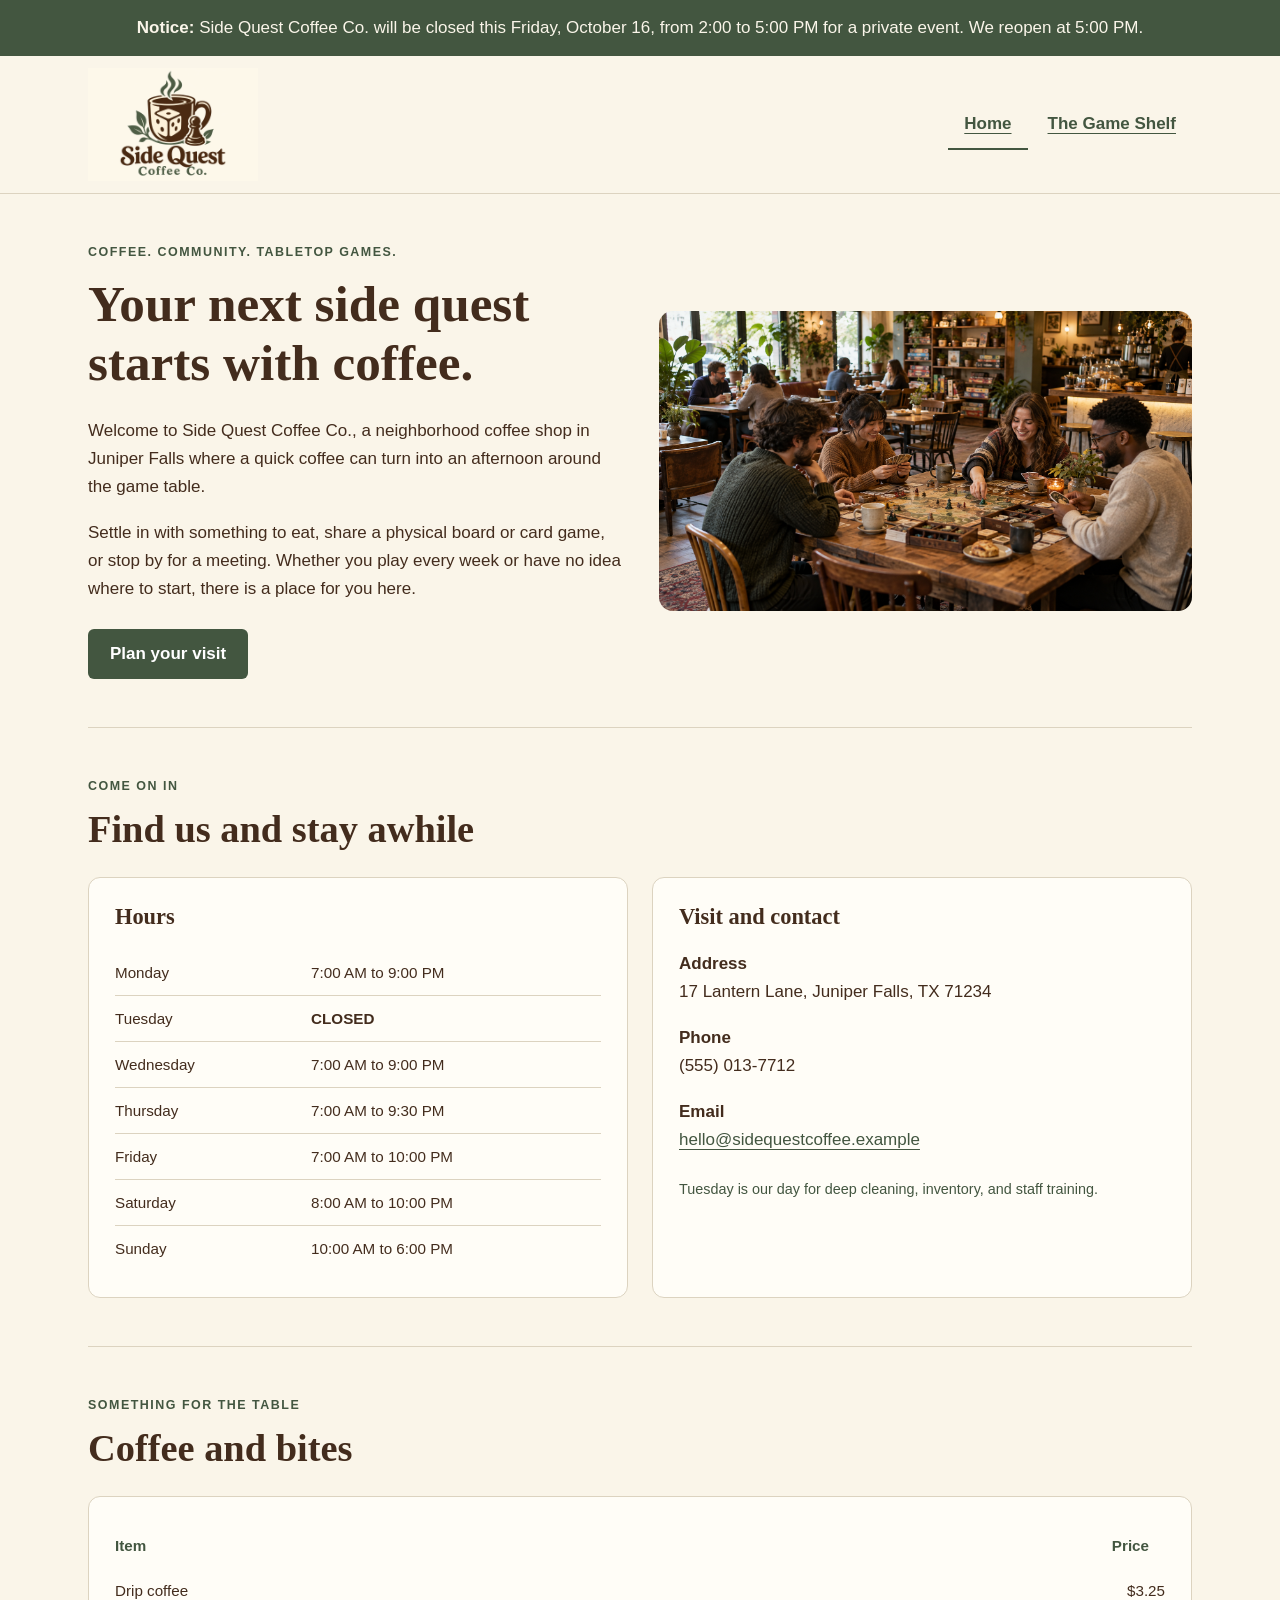
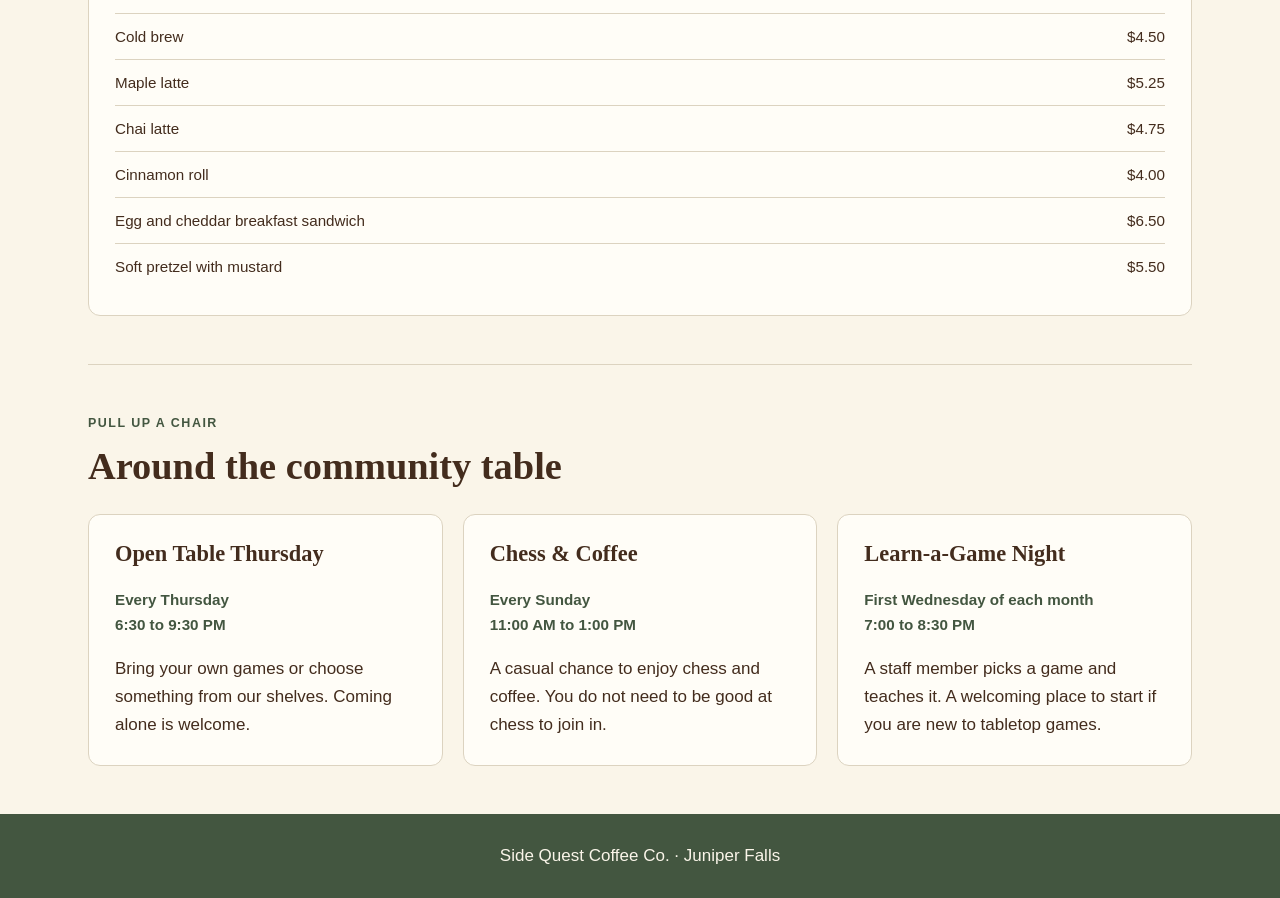
<file: index.html>
<!DOCTYPE html>
<html lang="en">
<head>
  <meta charset="UTF-8">
  <meta name="viewport" content="width=device-width, initial-scale=1">
  <title>Side Quest Coffee Co. | Coffee and Tabletop Games</title>
  <link rel="stylesheet" href="style.css">
</head>
<body>
  <a class="skip-link" href="#main">Skip to content</a>
  <aside class="notice-banner" aria-label="Closure notice">
  <p><strong>Notice:</strong> Side Quest Coffee Co. will be closed this Friday, October 16, from 2:00 to 5:00 PM for a private event. We reopen at 5:00 PM.</p>
</aside>
  <header class="site-header">
    <div class="header-inner">
      <a href="index.html" aria-label="Side Quest Coffee Co. home">
        <img class="logo" src="images/sidequest-logo.png" alt="Side Quest Coffee Co. logo with a steaming coffee mug, die, and chess pawn in brown and muted green.">
      </a>
      <nav aria-label="Main navigation">
        <a href="index.html" aria-current="page">Home</a>
        <a href="games.html">The Game Shelf</a>
      </nav>
    </div>
  </header>

  <main id="main">
    <section class="welcome" aria-labelledby="welcome-title">
      <div class="welcome-copy">
        <p class="eyebrow">Coffee. Community. Tabletop games.</p>
        <h1 id="welcome-title">Your next side quest starts with coffee.</h1>
        <p>Welcome to Side Quest Coffee Co., a neighborhood coffee shop in Juniper Falls where a quick coffee can turn into an afternoon around the game table.</p>
        <p>Settle in with something to eat, share a physical board or card game, or stop by for a meeting. Whether you play every week or have no idea where to start, there is a place for you here.</p>
        <a class="button" href="#visit">Plan your visit</a>
      </div>
      <img class="cafe-image" src="images/sidequest-cafe.png" alt="Adults enjoying coffee and a board game around a wooden community table in a cozy café with plants and game shelves.">
    </section>

    <!-- Practical information is placed before the menu so it is easy to find. -->
    <section id="visit" aria-labelledby="visit-title">
      <p class="eyebrow">Come on in</p>
      <h2 id="visit-title">Find us and stay awhile</h2>
      <div class="two-columns">
        <div class="card">
          <h3>Hours</h3>
          <table>
            <caption class="visually-hidden">Business hours for all seven days</caption>
            <tbody>
              <tr><th scope="row">Monday</th><td>7:00 AM to 9:00 PM</td></tr>
              <tr><th scope="row">Tuesday</th><td><strong>CLOSED</strong></td></tr>
              <tr><th scope="row">Wednesday</th><td>7:00 AM to 9:00 PM</td></tr>
              <tr><th scope="row">Thursday</th><td>7:00 AM to 9:30 PM</td></tr>
              <tr><th scope="row">Friday</th><td>7:00 AM to 10:00 PM</td></tr>
              <tr><th scope="row">Saturday</th><td>8:00 AM to 10:00 PM</td></tr>
              <tr><th scope="row">Sunday</th><td>10:00 AM to 6:00 PM</td></tr>
            </tbody>
          </table>
        </div>
        <div class="card contact">
          <h3>Visit and contact</h3>
          <address>
            <p><strong>Address</strong><br>17 Lantern Lane, Juniper Falls, TX 71234</p>
            <p><strong>Phone</strong><br>(555) 013-7712</p>
            <p><strong>Email</strong><br><a href="mailto:hello@sidequestcoffee.example">hello@sidequestcoffee.example</a></p>
          </address>
          <p class="note">Tuesday is our day for deep cleaning, inventory, and staff training.</p>
        </div>
      </div>
    </section>

    <section aria-labelledby="menu-title">
      <p class="eyebrow">Something for the table</p>
      <h2 id="menu-title">Coffee and bites</h2>
      <div class="card">
        <table class="menu">
          <caption class="visually-hidden">Food and drink menu with prices</caption>
          <thead><tr><th scope="col">Item</th><th scope="col">Price</th></tr></thead>
          <tbody>
            <tr><th scope="row">Drip coffee</th><td>$3.25</td></tr>
            <tr><th scope="row">Cold brew</th><td>$4.50</td></tr>
            <tr><th scope="row">Maple latte</th><td>$5.25</td></tr>
            <tr><th scope="row">Chai latte</th><td>$4.75</td></tr>
            <tr><th scope="row">Cinnamon roll</th><td>$4.00</td></tr>
            <tr><th scope="row">Egg and cheddar breakfast sandwich</th><td>$6.50</td></tr>
            <tr><th scope="row">Soft pretzel with mustard</th><td>$5.50</td></tr>
          </tbody>
        </table>
      </div>
    </section>

    <section aria-labelledby="events-title">
      <p class="eyebrow">Pull up a chair</p>
      <h2 id="events-title">Around the community table</h2>
      <div class="events">
        <article class="card">
          <h3>Open Table Thursday</h3>
          <p class="event-time">Every Thursday<br>6:30 to 9:30 PM</p>
          <p>Bring your own games or choose something from our shelves. Coming alone is welcome.</p>
        </article>
        <article class="card">
          <h3>Chess &amp; Coffee</h3>
          <p class="event-time">Every Sunday<br>11:00 AM to 1:00 PM</p>
          <p>A casual chance to enjoy chess and coffee. You do not need to be good at chess to join in.</p>
        </article>
        <article class="card">
          <h3>Learn-a-Game Night</h3>
          <p class="event-time">First Wednesday of each month<br>7:00 to 8:30 PM</p>
          <p>A staff member picks a game and teaches it. A welcoming place to start if you are new to tabletop games.</p>
        </article>
      </div>
    </section>
  </main>
  <footer><p>Side Quest Coffee Co. · Juniper Falls</p></footer>
</body>
</html>
</file>
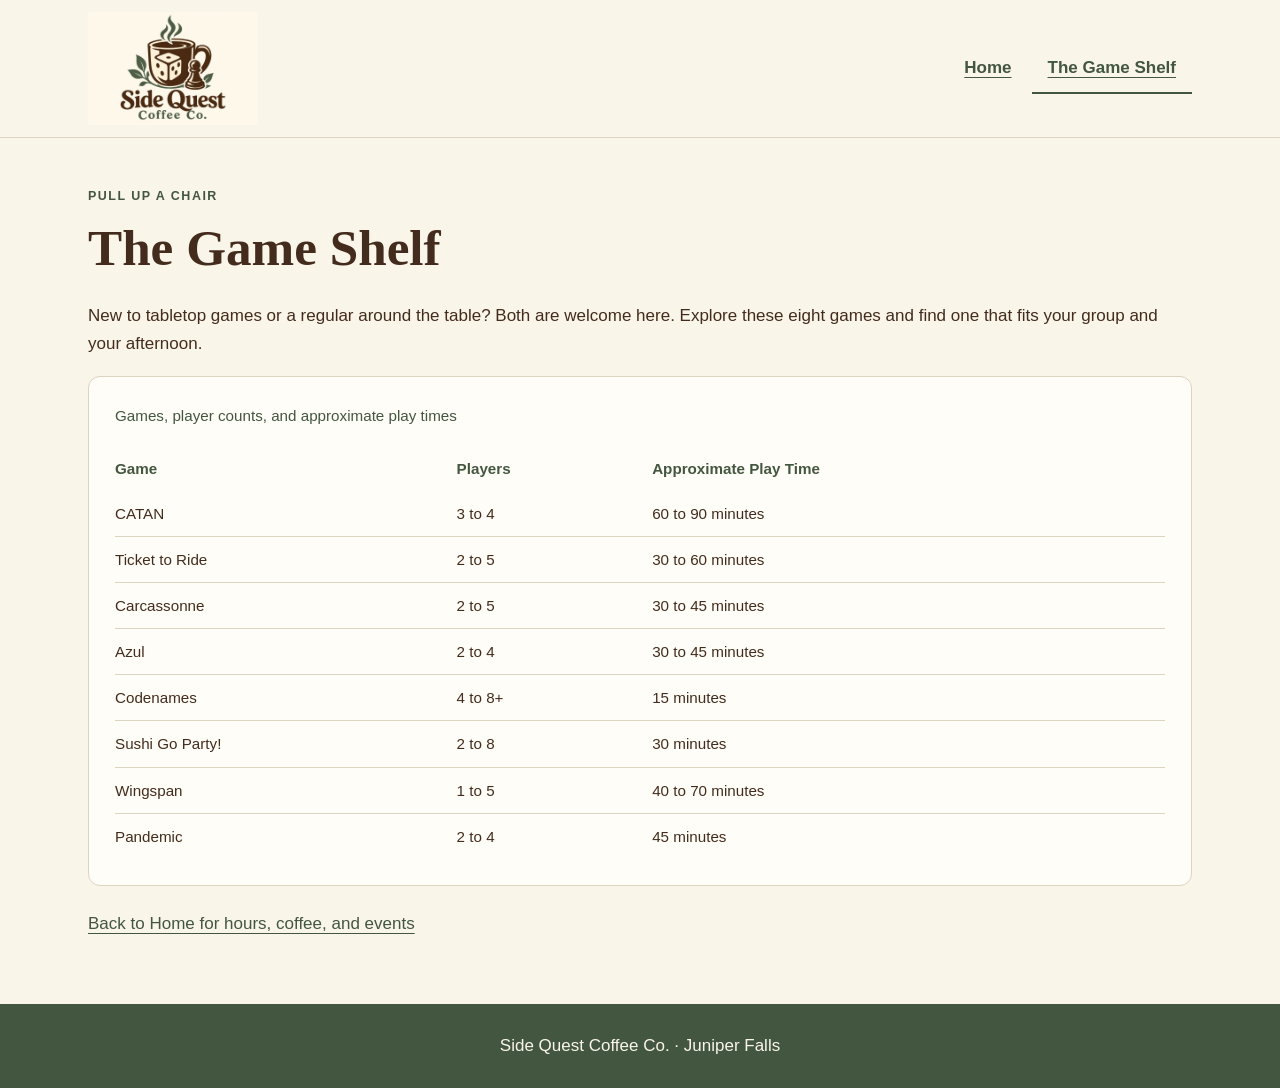
<file: games.html>
<!DOCTYPE html>
<html lang="en">
<head>
  <meta charset="UTF-8">
  <meta name="viewport" content="width=device-width, initial-scale=1">
  <title>The Game Shelf | Side Quest Coffee Co.</title>
  <link rel="stylesheet" href="style.css">
</head>
<body>
  <a class="skip-link" href="#main">Skip to content</a>
  <header class="site-header">
    <div class="header-inner">
      <a href="index.html" aria-label="Side Quest Coffee Co. home">
        <img class="logo" src="images/sidequest-logo.png" alt="Side Quest Coffee Co. logo with a steaming coffee mug, die, and chess pawn in brown and muted green.">
      </a>
      <nav aria-label="Main navigation">
        <a href="index.html">Home</a>
        <a href="games.html" aria-current="page">The Game Shelf</a>
      </nav>
    </div>
  </header>

  <main id="main">
    <section aria-labelledby="games-title">
      <p class="eyebrow">Pull up a chair</p>
      <h1 id="games-title">The Game Shelf</h1>
      <p>New to tabletop games or a regular around the table? Both are welcome here. Explore these eight games and find one that fits your group and your afternoon.</p>
      <div class="card game-card">
        <table class="game-table">
          <caption>Games, player counts, and approximate play times</caption>
          <thead><tr><th scope="col">Game</th><th scope="col">Players</th><th scope="col">Approximate Play Time</th></tr></thead>
          <tbody>
            <tr><th scope="row">CATAN</th><td>3 to 4</td><td>60 to 90 minutes</td></tr>
            <tr><th scope="row">Ticket to Ride</th><td>2 to 5</td><td>30 to 60 minutes</td></tr>
            <tr><th scope="row">Carcassonne</th><td>2 to 5</td><td>30 to 45 minutes</td></tr>
            <tr><th scope="row">Azul</th><td>2 to 4</td><td>30 to 45 minutes</td></tr>
            <tr><th scope="row">Codenames</th><td>4 to 8+</td><td>15 minutes</td></tr>
            <tr><th scope="row">Sushi Go Party!</th><td>2 to 8</td><td>30 minutes</td></tr>
            <tr><th scope="row">Wingspan</th><td>1 to 5</td><td>40 to 70 minutes</td></tr>
            <tr><th scope="row">Pandemic</th><td>2 to 4</td><td>45 minutes</td></tr>
          </tbody>
        </table>
      </div>
      <p class="shelf-return"><a href="index.html">Back to Home for hours, coffee, and events</a></p>
    </section>
  </main>
  <footer><p>Side Quest Coffee Co. · Juniper Falls</p></footer>
</body>
</html>
</file>
<file: style.css>
/* Shared colors and basic page settings */
:root {
  --cream: #faf5e9;
  --brown: #432c1d;
  --green: #435640;
  --paper: #fffdf7;
  --line: #dcd3c0;
}
* { box-sizing: border-box; }
html { scroll-behavior: smooth; }
body { margin: 0; background: var(--cream); color: var(--brown); font-family: Arial, sans-serif; font-size: 17px; line-height: 1.65; }
a { color: var(--green); text-underline-offset: 4px; }
a:focus-visible { outline: 3px solid var(--green); outline-offset: 5px; }
h1, h2, h3 { font-family: Georgia, serif; line-height: 1.15; }
h1 { font-size: clamp(2.3rem, 4vw, 3.6rem); margin: 12px 0 24px; }
h2 { font-size: clamp(1.9rem, 3vw, 2.5rem); margin: 8px 0 26px; }
h3 { font-size: 1.4rem; margin: 0 0 20px; }
p { margin: 0 0 18px; }
.site-header { border-bottom: 1px solid var(--line); }
.header-inner, main { max-width: 1160px; margin: auto; padding-left: 28px; padding-right: 28px; }
.header-inner { display: flex; align-items: center; justify-content: space-between; padding-top: 12px; padding-bottom: 12px; }
.logo { display: block; width: 170px; height: auto; }
nav a { display: inline-block; padding: 10px 16px; font-weight: bold; }
nav a[aria-current="page"] { border-bottom: 2px solid var(--green); }
section { padding: 48px 0; }
section + section { border-top: 1px solid var(--line); }
.welcome { display: grid; grid-template-columns: 1fr 1fr; gap: 38px; align-items: center; }
.eyebrow { color: var(--green); text-transform: uppercase; font-size: .78rem; font-weight: bold; letter-spacing: .12em; margin-bottom: 10px; }
.cafe-image { display: block; width: 100%; height: auto; border-radius: 14px; }
.button { display: inline-block; background: var(--green); color: white; padding: 11px 22px; border-radius: 6px; text-decoration: none; font-weight: bold; margin-top: 8px; }
.button:hover { background: var(--brown); }
.two-columns { display: grid; grid-template-columns: 1fr 1fr; gap: 24px; }
.card { background: var(--paper); border: 1px solid var(--line); border-radius: 12px; padding: 26px; }
table { width: 100%; border-collapse: collapse; font-size: .95rem; }
th, td { padding: 10px 0; text-align: left; vertical-align: top; border-bottom: 1px solid var(--line); }
th { font-weight: normal; padding-right: 16px; }
thead th { font-weight: bold; color: var(--green); }
tr:last-child th, tr:last-child td { border-bottom: 0; }
.menu td, .menu thead th:last-child { text-align: right; white-space: nowrap; }
address { font-style: normal; overflow-wrap: anywhere; }
.note { font-size: .9rem; color: var(--green); margin: 24px 0 0; }
.events { display: grid; grid-template-columns: repeat(3, 1fr); gap: 20px; }
.event-time { color: var(--green); font-weight: bold; font-size: .95rem; }
.card p:last-child { margin-bottom: 0; }
footer { background: var(--green); color: var(--cream); padding: 28px; text-align: center; }
footer p { margin: 0; }
/* Accessible labels remain available to screen readers. */
.visually-hidden, .skip-link:not(:focus) { position: absolute; width: 1px; height: 1px; padding: 0; overflow: hidden; clip-path: inset(50%); white-space: nowrap; }
.skip-link:focus { display: block; padding: 12px; }
/* Stack columns on smaller screens. */
@media (max-width: 760px) {
  .welcome, .two-columns, .events { grid-template-columns: 1fr; }
  .header-inner, main { padding-left: 18px; padding-right: 18px; }
  .logo { width: 140px; }
  section { padding: 32px 0; }
  .card { padding: 20px; }
}
@media (prefers-reduced-motion: reduce) { html { scroll-behavior: auto; } }

/* Game Shelf table and navigation on narrow screens. */
nav { display: flex; flex-wrap: wrap; justify-content: flex-end; gap: 4px; }
.game-table caption { text-align: left; margin-bottom: 18px; color: var(--green); }
.game-table td { padding-right: 12px; }
.shelf-return { margin-top: 24px; }
@media (max-width: 480px) {
  .header-inner { flex-wrap: wrap; justify-content: center; gap: 8px; }
  nav { justify-content: center; }
  .game-card { padding: 12px; }
  .game-table { font-size: .85rem; }
  .game-table th, .game-table td { padding: 10px 6px; overflow-wrap: anywhere; }
}

/* Closure notice banner at the top of the homepage. */
.notice-banner { background: var(--green); color: var(--cream); padding: 14px 28px; text-align: center; }
.notice-banner p { margin: 0 auto; max-width: 1160px; }
.notice-banner strong { color: var(--cream); }
@media (max-width: 760px) {
  .notice-banner { padding: 12px 18px; }
}
</file>
